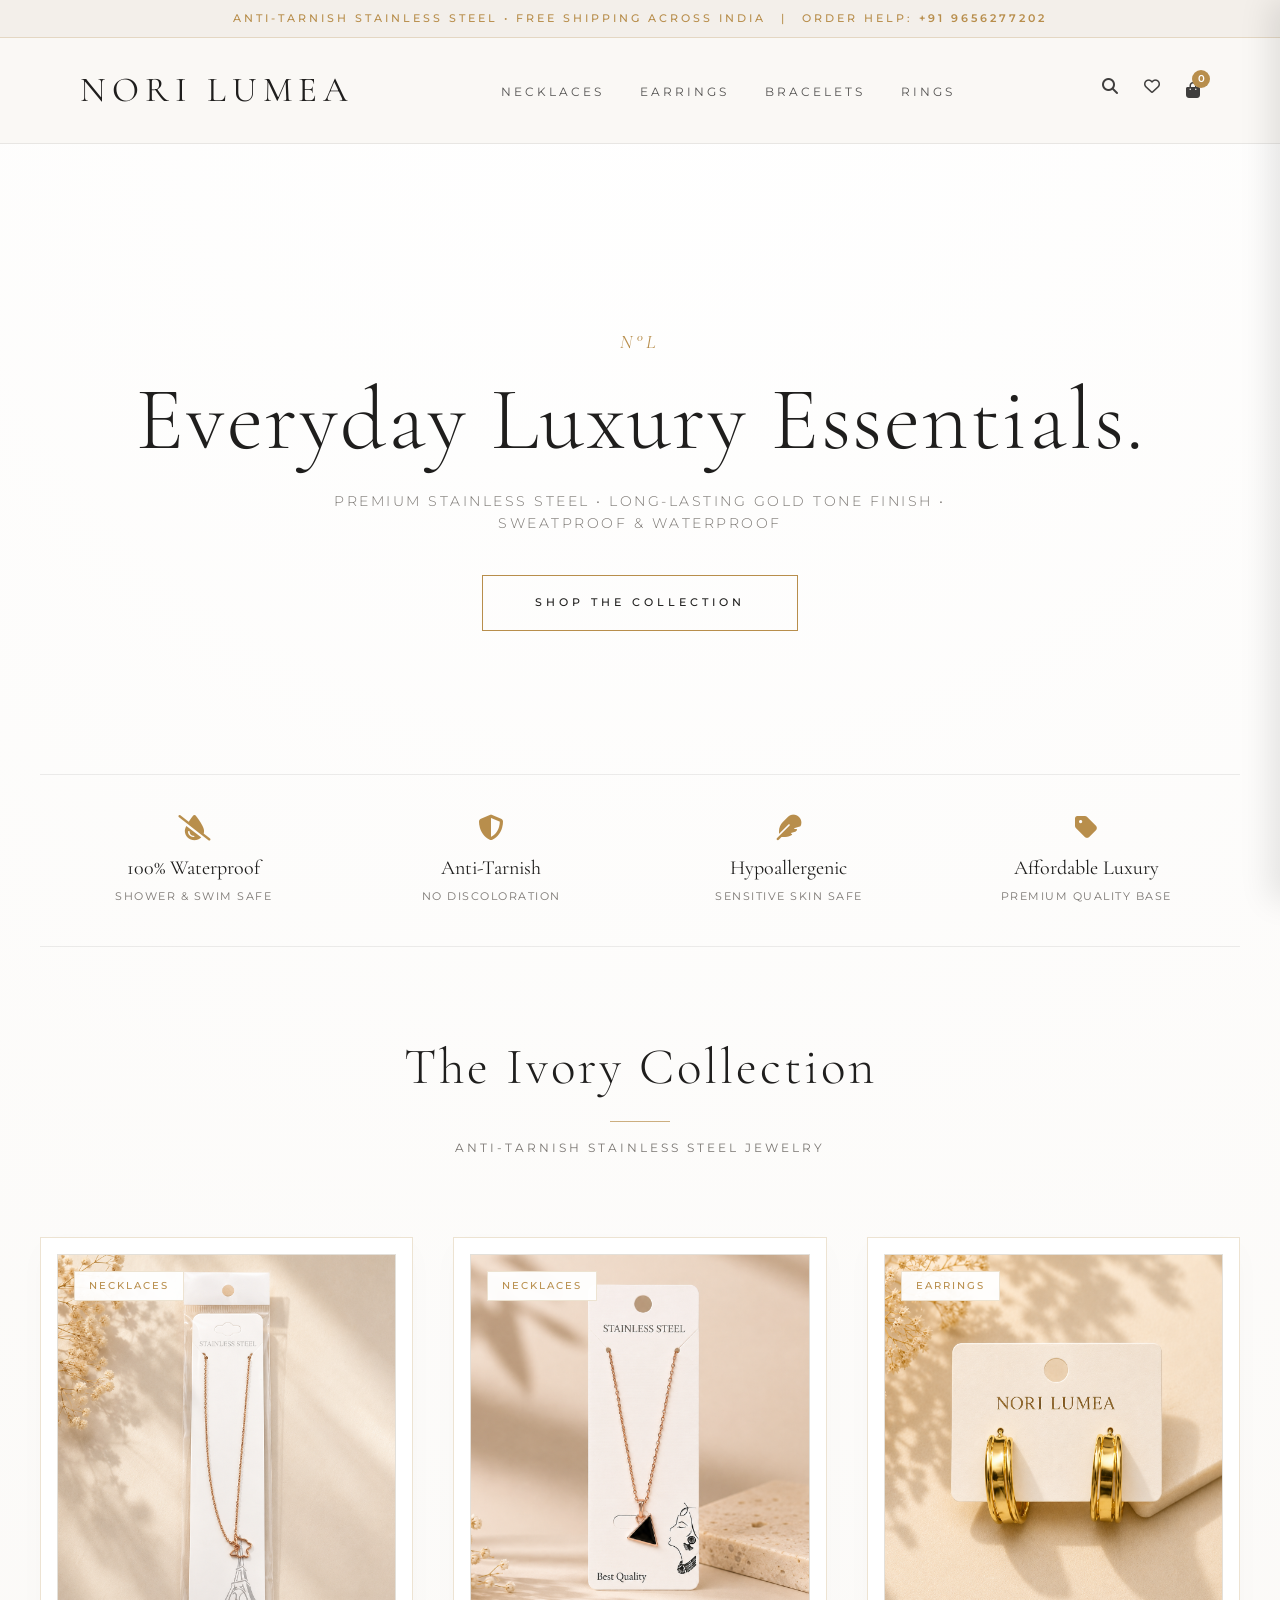
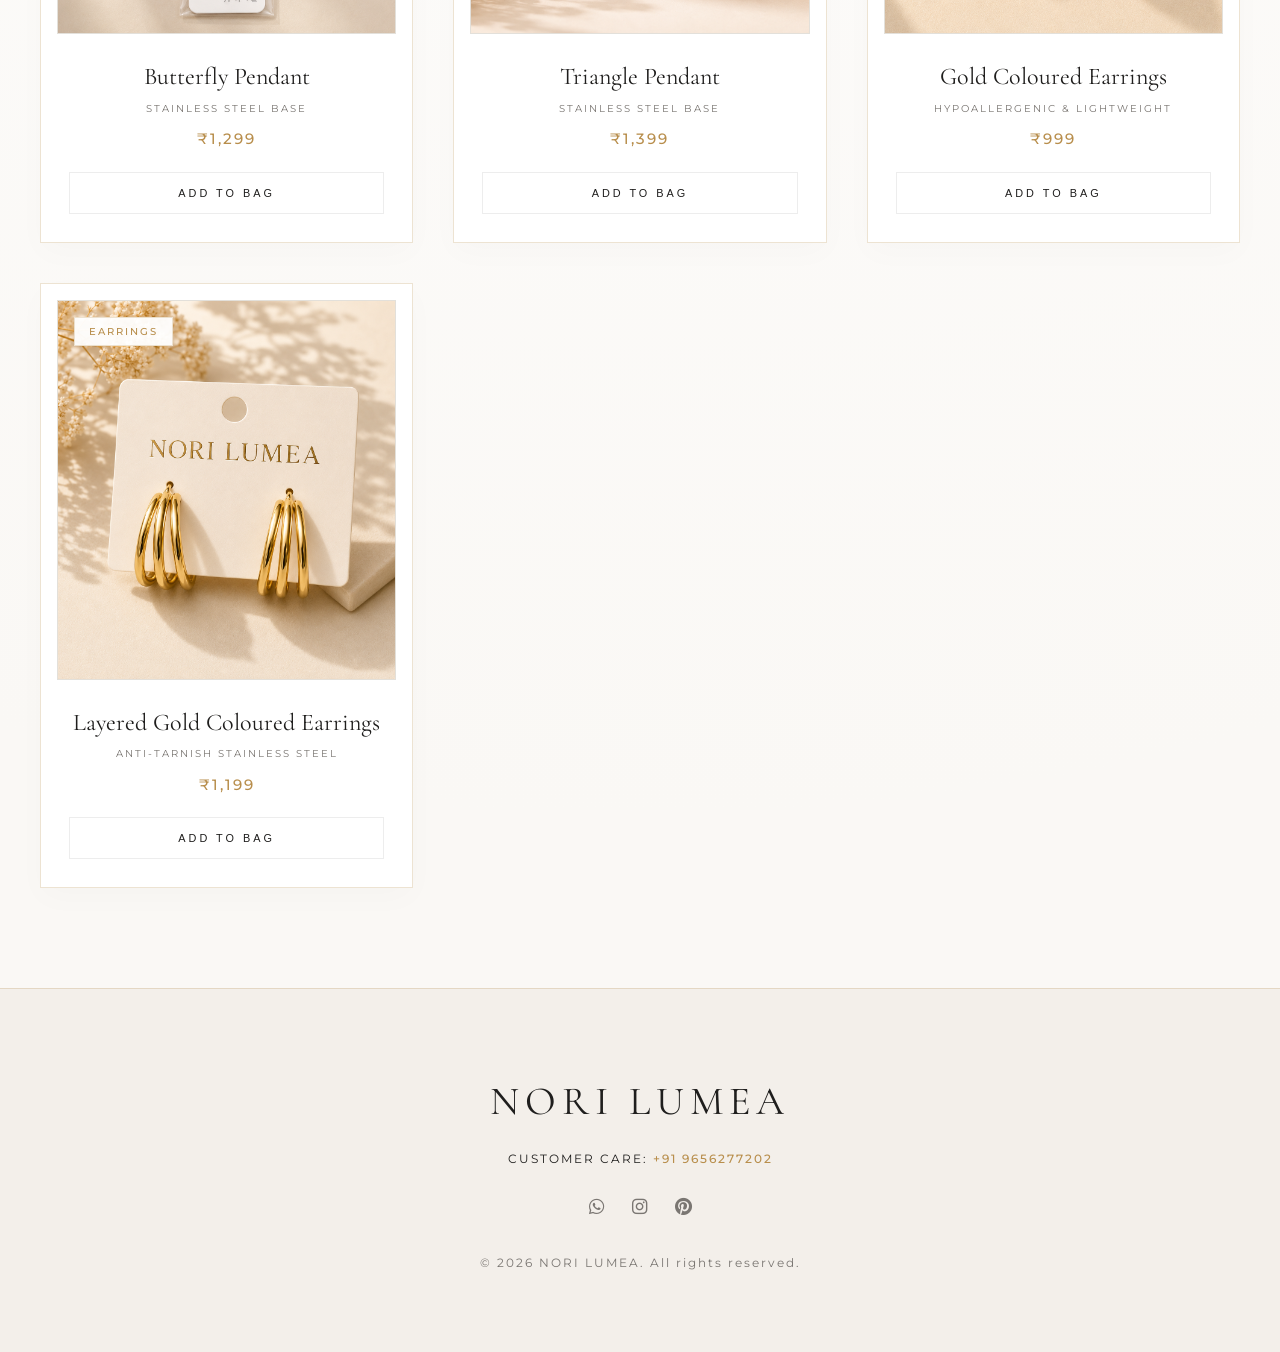
<file: index.html>
<!DOCTYPE html>
<html lang="en">
<head>
    <meta charset="UTF-8">
    <meta name="viewport" content="width=device-width, initial-scale=1.0">
    <title>NORI LUMEA | Anti-Tarnish Everyday Jewelry</title>
    <!-- Google Fonts & FontAwesome -->
    <link href="https://fonts.googleapis.com/css2?family=Cormorant+Garamond:ital,wght@0,300;0,400;0,600;1,400&family=Montserrat:wght@200;300;400;500;600&display=swap" rel="stylesheet">
    <link rel="stylesheet" href="https://cdnjs.cloudflare.com/ajax/libs/font-awesome/6.4.0/css/all.min.css">

    <style>
        :root {
            --bg-main: #FAF8F5;          /* Luminous Ivory */
            --bg-card: #FFFFFF;          /* Pure White Card */
            --text-dark: #1F1E1D;         /* Deep Charcoal */
            --text-gold: #B88E4C;         /* Warm Champagne Gold Accent */
            --text-muted: #7A7672;        /* Neutral Gray */
            --border-gold: rgba(184, 142, 76, 0.25);
            --border-subtle: rgba(31, 30, 29, 0.08);
            --font-editorial: 'Cormorant Garamond', serif;
            --font-clean: 'Montserrat', sans-serif;
        }

        * { margin: 0; padding: 0; box-sizing: border-box; scroll-behavior: smooth; }

        body {
            background-color: var(--bg-main);
            color: var(--text-dark);
            font-family: var(--font-clean);
            overflow-x: hidden;
            line-height: 1.6;
            background-image: radial-gradient(circle at 50% 0%, #FFFFFF 0%, var(--bg-main) 80%);
        }

        /* Announcement Bar */
        .announcement-bar {
            background-color: #F3EFEA;
            color: var(--text-gold);
            border-bottom: 1px solid var(--border-gold);
            text-align: center;
            padding: 10px 20px;
            font-size: 0.68rem;
            letter-spacing: 3px;
            text-transform: uppercase;
            font-weight: 500;
            display: flex;
            justify-content: center;
            align-items: center;
            gap: 15px;
            flex-wrap: wrap;
        }

        .announcement-bar a {
            color: var(--text-gold);
            text-decoration: none;
            font-weight: 600;
        }

        .announcement-bar a:hover {
            text-decoration: underline;
        }

        /* Navigation */
        nav {
            position: sticky;
            top: 0;
            width: 100%;
            padding: 24px 80px;
            display: flex;
            justify-content: space-between;
            align-items: center;
            background: rgba(250, 248, 245, 0.92);
            backdrop-filter: blur(20px);
            -webkit-backdrop-filter: blur(20px);
            border-bottom: 1px solid var(--border-subtle);
            z-index: 1000;
        }

        .logo {
            font-family: var(--font-editorial);
            font-size: 2.2rem;
            letter-spacing: 6px;
            color: var(--text-dark);
            text-decoration: none;
            font-weight: 400;
            text-transform: uppercase;
        }

        .nav-links {
            display: flex;
            gap: 36px;
            list-style: none;
        }

        .nav-links a {
            color: var(--text-dark);
            text-decoration: none;
            font-size: 0.72rem;
            letter-spacing: 3px;
            text-transform: uppercase;
            font-weight: 400;
            opacity: 0.75;
            transition: all 0.4s ease;
        }

        .nav-links a:hover { opacity: 1; color: var(--text-gold); }

        .nav-icons { display: flex; gap: 26px; color: var(--text-dark); font-size: 1rem; }
        .nav-icons i { cursor: pointer; transition: all 0.3s ease; opacity: 0.85; }
        .nav-icons i:hover { opacity: 1; transform: scale(1.15); color: var(--text-gold); }

        .cart-wrapper { position: relative; display: inline-block; cursor: pointer; }
        .cart-badge {
            position: absolute;
            top: -8px;
            right: -10px;
            background: var(--text-gold);
            color: #FFFFFF;
            font-size: 0.6rem;
            font-weight: 600;
            width: 18px;
            height: 18px;
            border-radius: 50%;
            display: flex;
            align-items: center;
            justify-content: center;
            pointer-events: none;
            transition: transform 0.3s ease;
        }

        .cart-badge.bounce {
            transform: scale(1.4);
        }

        /* Flying Animation Element */
        .flying-img {
            position: fixed;
            z-index: 9999;
            width: 70px;
            height: 70px;
            object-fit: cover;
            border-radius: 50%;
            border: 2px solid var(--text-gold);
            box-shadow: 0 10px 25px rgba(0, 0, 0, 0.2);
            pointer-events: none;
            transition: all 0.8s cubic-bezier(0.19, 1, 0.22, 1);
        }

        /* Cart Overlay & Drawer */
        .cart-overlay {
            position: fixed;
            top: 0;
            left: 0;
            width: 100%;
            height: 100%;
            background: rgba(0, 0, 0, 0.4);
            backdrop-filter: blur(4px);
            z-index: 2000;
            opacity: 0;
            visibility: hidden;
            transition: all 0.4s ease;
        }

        .cart-overlay.active {
            opacity: 1;
            visibility: visible;
        }

        .cart-drawer {
            position: fixed;
            top: 0;
            right: -420px;
            width: 100%;
            max-width: 420px;
            height: 100%;
            background: var(--bg-card);
            z-index: 2001;
            box-shadow: -10px 0 30px rgba(0, 0, 0, 0.1);
            display: flex;
            flex-direction: column;
            transition: right 0.4s cubic-bezier(0.16, 1, 0.3, 1);
        }

        .cart-drawer.active {
            right: 0;
        }

        .cart-header {
            padding: 24px;
            border-bottom: 1px solid var(--border-subtle);
            display: flex;
            justify-content: space-between;
            align-items: center;
        }

        .cart-header h3 {
            font-family: var(--font-editorial);
            font-size: 1.8rem;
            font-weight: 400;
            letter-spacing: 2px;
        }

        .close-cart {
            font-size: 1.2rem;
            cursor: pointer;
            color: var(--text-muted);
            transition: color 0.3s ease;
        }

        .close-cart:hover { color: var(--text-dark); }

        .cart-body {
            flex: 1;
            overflow-y: auto;
            padding: 24px;
        }

        .cart-empty {
            text-align: center;
            padding: 60px 0;
            color: var(--text-muted);
            font-size: 0.8rem;
            letter-spacing: 2px;
            text-transform: uppercase;
        }

        .cart-item {
            display: flex;
            gap: 16px;
            margin-bottom: 20px;
            padding-bottom: 20px;
            border-bottom: 1px solid var(--border-subtle);
            align-items: center;
        }

        .cart-item-img {
            width: 70px;
            height: 70px;
            object-fit: cover;
            border: 1px solid var(--border-subtle);
            border-radius: 4px;
        }

        .cart-item-details { flex: 1; }

        .cart-item-title {
            font-family: var(--font-editorial);
            font-size: 1.15rem;
            margin-bottom: 4px;
        }

        .cart-item-price {
            font-size: 0.8rem;
            color: var(--text-gold);
            font-weight: 500;
            margin-bottom: 8px;
        }

        .cart-item-qty {
            display: flex;
            align-items: center;
            gap: 12px;
        }

        .qty-btn {
            background: transparent;
            border: 1px solid var(--border-subtle);
            width: 24px;
            height: 24px;
            cursor: pointer;
            font-size: 0.8rem;
            display: flex;
            align-items: center;
            justify-content: center;
            transition: all 0.2s ease;
        }

        .qty-btn:hover { border-color: var(--text-dark); }

        .qty-val { font-size: 0.8rem; font-weight: 500; }

        .remove-item {
            color: #c94a4a;
            font-size: 0.85rem;
            cursor: pointer;
            margin-left: auto;
        }

        .cart-footer {
            padding: 24px;
            border-top: 1px solid var(--border-subtle);
            background: var(--bg-main);
        }

        .cart-subtotal {
            display: flex;
            justify-content: space-between;
            font-size: 0.9rem;
            letter-spacing: 1.5px;
            text-transform: uppercase;
            margin-bottom: 20px;
        }

        .subtotal-amount { color: var(--text-gold); font-weight: 600; }

        .btn-checkout {
            width: 100%;
            padding: 16px;
            background: var(--text-dark);
            color: #FFFFFF;
            border: none;
            font-size: 0.72rem;
            letter-spacing: 3px;
            text-transform: uppercase;
            font-weight: 500;
            cursor: pointer;
            transition: all 0.4s ease;
            display: flex;
            align-items: center;
            justify-content: center;
            gap: 10px;
        }

        .btn-checkout:hover {
            background: #25D366; /* WhatsApp Green Accent */
        }

        /* Hero */
        .hero {
            min-height: 70vh;
            display: flex;
            flex-direction: column;
            justify-content: center;
            align-items: center;
            text-align: center;
            padding: 100px 20px 60px 20px;
        }

        .hero-crest {
            font-family: var(--font-editorial);
            font-style: italic;
            color: var(--text-gold);
            font-size: 1.2rem;
            letter-spacing: 4px;
            margin-bottom: 16px;
        }

        .hero-title {
            font-family: var(--font-editorial);
            font-size: clamp(3.2rem, 7vw, 5.8rem);
            line-height: 1.05;
            margin-bottom: 24px;
            font-weight: 300;
            letter-spacing: 2px;
        }

        .hero-subtitle {
            color: var(--text-muted);
            font-size: 0.85rem;
            letter-spacing: 2.5px;
            text-transform: uppercase;
            margin-bottom: 40px;
            max-width: 650px;
            font-weight: 300;
        }

        .btn-gold {
            display: inline-block;
            padding: 18px 52px;
            background: transparent;
            color: var(--text-dark);
            text-decoration: none;
            font-size: 0.7rem;
            letter-spacing: 4px;
            text-transform: uppercase;
            font-weight: 500;
            border: 1px solid var(--text-gold);
            transition: all 0.5s ease;
        }

        .btn-gold:hover {
            background: var(--text-gold);
            color: #FFFFFF;
            box-shadow: 0 10px 25px rgba(184, 142, 76, 0.2);
        }

        /* Trust Strip */
        .trust-strip {
            max-width: 1200px;
            margin: 0 auto;
            display: grid;
            grid-template-columns: repeat(auto-fit, minmax(220px, 1fr));
            gap: 30px;
            padding: 40px 20px;
            border-top: 1px solid var(--border-subtle);
            border-bottom: 1px solid var(--border-subtle);
            text-align: center;
        }

        .trust-item i { font-size: 1.6rem; color: var(--text-gold); margin-bottom: 12px; }
        .trust-item h4 { font-family: var(--font-editorial); font-size: 1.25rem; font-weight: 400; margin-bottom: 4px; }
        .trust-item p { font-size: 0.7rem; color: var(--text-muted); letter-spacing: 1.5px; text-transform: uppercase; }

        /* Catalog Grid */
        .section { max-width: 1400px; margin: 0 auto; padding: 80px 40px 100px 40px; }
        .section-header { text-align: center; margin-bottom: 80px; }
        .section-title { font-family: var(--font-editorial); font-size: 3.2rem; font-weight: 300; letter-spacing: 3px; margin-bottom: 12px; }
        .section-divider { width: 60px; height: 1px; background: var(--text-gold); margin: 0 auto 16px auto; opacity: 0.7; }
        .section-subtitle { color: var(--text-muted); font-size: 0.75rem; letter-spacing: 3px; text-transform: uppercase; }

        .products-grid {
            display: grid;
            grid-template-columns: repeat(auto-fit, minmax(280px, 1fr));
            gap: 40px;
        }

        .product-card {
            background: var(--bg-card);
            border: 1px solid var(--border-gold);
            padding: 16px;
            transition: all 0.5s ease;
            position: relative;
            box-shadow: 0 10px 30px rgba(0, 0, 0, 0.02);
        }

        .product-image-box {
            position: relative;
            height: 380px;
            overflow: hidden;
            background: #F4F1EA;
            border: 1px solid var(--border-subtle);
        }

        .product-image-box img {
            width: 100%;
            height: 100%;
            object-fit: cover;
            transition: transform 0.8s ease;
        }

        .product-card:hover .product-image-box img { transform: scale(1.06); }

        .badge-gold {
            position: absolute;
            top: 16px;
            left: 16px;
            background: rgba(255, 255, 255, 0.95);
            border: 1px solid var(--border-gold);
            padding: 6px 14px;
            font-size: 0.6rem;
            letter-spacing: 2px;
            text-transform: uppercase;
            font-weight: 500;
            color: var(--text-gold);
            z-index: 2;
        }

        .product-details { padding: 24px 12px 12px 12px; text-align: center; }
        .product-name { font-family: var(--font-editorial); font-size: 1.5rem; margin-bottom: 4px; font-weight: 400; }
        .product-spec { font-size: 0.65rem; letter-spacing: 2px; color: var(--text-muted); text-transform: uppercase; margin-bottom: 10px; }
        .product-price { color: var(--text-gold); font-weight: 500; font-size: 0.95rem; letter-spacing: 2px; margin-bottom: 20px; }

        .btn-outline {
            width: 100%;
            padding: 14px;
            background: transparent;
            border: 1px solid var(--border-subtle);
            color: var(--text-dark);
            font-size: 0.68rem;
            letter-spacing: 3px;
            text-transform: uppercase;
            font-weight: 500;
            cursor: pointer;
            transition: all 0.4s ease;
        }

        .btn-outline:hover { background: var(--text-dark); color: #FFFFFF; border-color: var(--text-dark); }
        .product-card:hover { border-color: var(--text-gold); transform: translateY(-6px); box-shadow: 0 18px 40px rgba(0, 0, 0, 0.06); }

        /* Footer */
        footer { background-color: #F3EFEA; border-top: 1px solid var(--border-gold); padding: 80px 20px; text-align: center; }
        .footer-logo { font-family: var(--font-editorial); font-size: 2.5rem; color: var(--text-dark); margin-bottom: 16px; letter-spacing: 6px; }
        .footer-contact { font-size: 0.78rem; letter-spacing: 2px; color: var(--text-dark); margin-bottom: 24px; text-transform: uppercase; }
        .footer-contact a { color: var(--text-gold); text-decoration: none; font-weight: 500; }
        .footer-socials { display: flex; justify-content: center; gap: 28px; margin-bottom: 32px; }
        .footer-socials a { color: var(--text-muted); font-size: 1.1rem; transition: all 0.3s ease; }
        .footer-socials a:hover { color: var(--text-gold); transform: translateY(-2px); }

        @media (max-width: 900px) {
            nav { padding: 20px 30px; }
            .nav-links { display: none; }
            .hero-title { font-size: 2.8rem; }
            .section { padding: 60px 20px; }
        }
    </style>
</head>
<body>

    <!-- Announcement Bar -->
    <div class="announcement-bar">
        <span>Anti-Tarnish Stainless Steel • Free Shipping Across India</span>
        <span>|</span>
        <span>Order Help: <a href="https://wa.me/919656277202" target="_blank">+91 9656277202</a></span>
    </div>

    <nav>
        <a href="#" class="logo">NORI LUMEA</a>
        <ul class="nav-links">
            <li><a href="#necklaces">Necklaces</a></li>
            <li><a href="#earrings">Earrings</a></li>
            <li><a href="#bracelets">Bracelets</a></li>
            <li><a href="#rings">Rings</a></li>
        </ul>
        <div class="nav-icons">
            <i class="fa-solid fa-magnifying-glass"></i>
            <i class="fa-regular fa-heart"></i>
            <div class="cart-wrapper" id="open-cart">
                <i class="fa-solid fa-bag-shopping" id="cart-icon"></i>
                <span class="cart-badge" id="cart-badge">0</span>
            </div>
        </div>
    </nav>

    <!-- Cart Overlay & Slide Drawer -->
    <div class="cart-overlay" id="cart-overlay"></div>
    <div class="cart-drawer" id="cart-drawer">
        <div class="cart-header">
            <h3>Your Selection</h3>
            <i class="fa-solid fa-xmark close-cart" id="close-cart"></i>
        </div>
        <div class="cart-body" id="cart-body">
            <div class="cart-empty">Your bag is currently empty</div>
        </div>
        <div class="cart-footer">
            <div class="cart-subtotal">
                <span>Subtotal</span>
                <span class="subtotal-amount" id="cart-subtotal">₹0</span>
            </div>
            <button class="btn-checkout" id="checkout-btn">
                <i class="fa-brands fa-whatsapp"></i> Order Via WhatsApp
            </button>
        </div>
    </div>

    <section class="hero">
        <span class="hero-crest">N°L</span>
        <h1 class="hero-title">Everyday Luxury Essentials.</h1>
        <p class="hero-subtitle">Premium Stainless Steel • Long-Lasting Gold Tone Finish • Sweatproof & Waterproof</p>
        <a href="#catalog" class="btn-gold">Shop The Collection</a>
    </section>

    <section class="trust-strip">
        <div class="trust-item">
            <i class="fa-solid fa-droplet-slash"></i>
            <h4>100% Waterproof</h4>
            <p>Shower & Swim Safe</p>
        </div>
        <div class="trust-item">
            <i class="fa-solid fa-shield-halved"></i>
            <h4>Anti-Tarnish</h4>
            <p>No Discoloration</p>
        </div>
        <div class="trust-item">
            <i class="fa-solid fa-feather"></i>
            <h4>Hypoallergenic</h4>
            <p>Sensitive Skin Safe</p>
        </div>
        <div class="trust-item">
            <i class="fa-solid fa-tag"></i>
            <h4>Affordable Luxury</h4>
            <p>Premium Quality Base</p>
        </div>
    </section>

    <section class="section" id="catalog">
        <div class="section-header">
            <h2 class="section-title">The Ivory Collection</h2>
            <div class="section-divider"></div>
            <p class="section-subtitle">Anti-Tarnish Stainless Steel Jewelry</p>
        </div>

        <div class="products-grid">
            <!-- Product 1 -->
            <article class="product-card" id="necklaces">
                <div class="product-image-box">
                    <span class="badge-gold">Necklaces</span>
                    <img src="butterfly-necklace.png" alt="Star Outline Pendant Necklace">
                </div>
                <div class="product-details">
                    <h3 class="product-name">Butterfly Pendant</h3>
                    <p class="product-spec">Stainless Steel Base</p>
                    <p class="product-price">₹1,299</p>
                    <button class="btn-outline" data-id="1" data-name="Butterfly Pendant" data-price="1299" data-img="butterfly-necklace.png">Add To Bag</button>
                </div>
            </article>

            <!-- Product 2 -->
            <article class="product-card">
                <div class="product-image-box">
                    <span class="badge-gold">Necklaces</span>
                    <img src="triangle-necklace.png" alt=" Triangle Pendant Necklace">
                </div>
                <div class="product-details">
                    <h3 class="product-name"> Triangle Pendant</h3>
                    <p class="product-spec">Stainless Steel Base</p>
                    <p class="product-price">₹1,399</p>
                    <button class="btn-outline" data-id="2" data-name="Triangle Pendant" data-price="1399" data-img="triangle-necklace.png">Add To Bag</button>
                </div>
            </article>

            <!-- Product 3 -->
            <article class="product-card" id="earrings">
                <div class="product-image-box">
                    <span class="badge-gold">Earrings</span>
                    <img src="dome-ring.png" alt="Gold Coloured Earrings">
                </div>
                <div class="product-details">
                    <h3 class="product-name">Gold Coloured Earrings</h3>
                    <p class="product-spec">Hypoallergenic & Lightweight</p>
                    <p class="product-price">₹999</p>
                    <button class="btn-outline" data-id="3" data-name="Gold Coloured Earrings" data-price="999" data-img="dome-ring.png">Add To Bag</button>
                </div>
            </article>

            <!-- Product 4 -->
            <article class="product-card">
                <div class="product-image-box">
                    <span class="badge-gold">Earrings</span>
                    <img src="snake-bangle.png" alt="Quad Band Gold Hoop Earrings">
                </div>
                <div class="product-details">
                    <h3 class="product-name">Layered Gold Coloured Earrings</h3>
                    <p class="product-spec">Anti-Tarnish Stainless Steel</p>
                    <p class="product-price">₹1,199</p>
                    <button class="btn-outline" data-id="4" data-name="Layered Gold Hoops" data-price="1199" data-img="snake-bangle.png">Add To Bag</button>
                </div>
            </article>
        </div>
    </section>

    <footer>
        <div class="footer-logo">NORI LUMEA</div>
        <div class="footer-contact">
            Customer Care: <a href="https://wa.me/919656277202" target="_blank">+91 9656277202</a>
        </div>
        <div class="footer-socials">
            <a href="https://wa.me/919656277202" target="_blank"><i class="fa-brands fa-whatsapp"></i></a>
            <a href="#"><i class="fa-brands fa-instagram"></i></a>
            <a href="#"><i class="fa-brands fa-pinterest"></i></a>
        </div>
        <p style="color: var(--text-muted); font-size: 0.75rem; letter-spacing: 2px;">&copy; 2026 NORI LUMEA. All rights reserved.</p>
    </footer>

    <script>
        document.addEventListener("DOMContentLoaded", () => {
            const cartBadge = document.getElementById("cart-badge");
            const cartIcon = document.getElementById("cart-icon");
            const cartDrawer = document.getElementById("cart-drawer");
            const cartOverlay = document.getElementById("cart-overlay");
            const closeCart = document.getElementById("close-cart");
            const openCartBtn = document.getElementById("open-cart");
            const cartBody = document.getElementById("cart-body");
            const cartSubtotal = document.getElementById("cart-subtotal");
            const checkoutBtn = document.getElementById("checkout-btn");

            let cart = [];

            // Open & Close Cart
            const toggleCart = (open) => {
                if (open) {
                    cartDrawer.classList.add("active");
                    cartOverlay.classList.add("active");
                } else {
                    cartDrawer.classList.remove("active");
                    cartOverlay.classList.remove("active");
                }
            };

            // Drawer only opens when clicking the header cart icon directly
            openCartBtn.addEventListener("click", () => toggleCart(true));
            closeCart.addEventListener("click", () => toggleCart(false));
            cartOverlay.addEventListener("click", () => toggleCart(false));

            // Flying Animation + Item Addition Logic
            document.querySelectorAll(".btn-outline").forEach((button) => {
                button.addEventListener("click", (e) => {
                    const btn = e.currentTarget;
                    const card = btn.closest(".product-card");
                    const imgToFly = card.querySelector(".product-image-box img");

                    const id = btn.getAttribute("data-id");
                    const name = btn.getAttribute("data-name");
                    const price = parseInt(btn.getAttribute("data-price"));
                    const img = btn.getAttribute("data-img");

                    // 1. Create flying element clone
                    const flyingClone = imgToFly.cloneNode(true);
                    flyingClone.classList.add("flying-img");
                    document.body.appendChild(flyingClone);

                    // 2. Compute starting position
                    const imgRect = imgToFly.getBoundingClientRect();
                    flyingClone.style.top = `${imgRect.top}px`;
                    flyingClone.style.left = `${imgRect.left}px`;
                    flyingClone.style.width = `${imgRect.width}px`;
                    flyingClone.style.height = `${imgRect.height}px`;

                    // 3. Target position (cart icon in header)
                    const cartRect = cartIcon.getBoundingClientRect();

                    // Trigger smooth fly-to-cart transition frame
                    requestAnimationFrame(() => {
                        flyingClone.style.top = `${cartRect.top}px`;
                        flyingClone.style.left = `${cartRect.left}px`;
                        flyingClone.style.width = "20px";
                        flyingClone.style.height = "20px";
                        flyingClone.style.opacity = "0.2";
                        flyingClone.style.transform = "scale(0.2) rotate(360deg)";
                    });

                    // 4. On animation complete, update cart data and bounce badge
                    setTimeout(() => {
                        flyingClone.remove();

                        // Add to cart array
                        const existingItem = cart.find((item) => item.id === id);
                        if (existingItem) {
                            existingItem.qty += 1;
                        } else {
                            cart.push({ id, name, price, img, qty: 1 });
                        }

                        updateCartUI();

                        // Bounce animation on cart badge
                        cartBadge.classList.add("bounce");
                        setTimeout(() => cartBadge.classList.remove("bounce"), 300);

                    }, 800);
                });
            });

            // Update Cart UI
            function updateCartUI() {
                const totalItems = cart.reduce((sum, item) => sum + item.qty, 0);
                const subtotal = cart.reduce((sum, item) => sum + (item.price * item.qty), 0);

                cartBadge.innerText = totalItems;
                cartSubtotal.innerText = `₹${subtotal.toLocaleString("en-IN")}`;

                if (cart.length === 0) {
                    cartBody.innerHTML = `<div class="cart-empty">Your bag is currently empty</div>`;
                    return;
                }

                cartBody.innerHTML = cart.map((item) => `
                    <div class="cart-item">
                        <img src="${item.img}" alt="${item.name}" class="cart-item-img">
                        <div class="cart-item-details">
                            <div class="cart-item-title">${item.name}</div>
                            <div class="cart-item-price">₹${item.price.toLocaleString("en-IN")}</div>
                            <div class="cart-item-qty">
                                <button class="qty-btn" onclick="changeQty('${item.id}', -1)">-</button>
                                <span class="qty-val">${item.qty}</span>
                                <button class="qty-btn" onclick="changeQty('${item.id}', 1)">+</button>
                            </div>
                        </div>
                        <i class="fa-regular fa-trash-can remove-item" onclick="removeItem('${item.id}')"></i>
                    </div>
                `).join("");
            }

            // Expose Qty & Remove functions globally
            window.changeQty = (id, delta) => {
                const item = cart.find((i) => i.id === id);
                if (item) {
                    item.qty += delta;
                    if (item.qty <= 0) {
                        cart = cart.filter((i) => i.id !== id);
                    }
                    updateCartUI();
                }
            };

            window.removeItem = (id) => {
                cart = cart.filter((i) => i.id !== id);
                updateCartUI();
            };

            // Direct WhatsApp Checkout
            checkoutBtn.addEventListener("click", () => {
                if (cart.length === 0) return alert("Your cart is empty!");

                const targetPhoneNumber = "919656277202";

                let message = "Hello NORI LUMEA, I would like to place an order:\n\n";
                cart.forEach((item) => {
                    message += `• ${item.name} (x${item.qty}) - ₹${(item.price * item.qty).toLocaleString("en-IN")}\n`;
                });
                
                const subtotal = cart.reduce((sum, item) => sum + (item.price * item.qty), 0);
                message += `\nTotal Subtotal: ₹${subtotal.toLocaleString("en-IN")}`;

                const whatsappUrl = `https://wa.me/${targetPhoneNumber}?text=${encodeURIComponent(message)}`;
                window.open(whatsappUrl, "_blank");
            });
        });
    </script>

</body>
</html>
</file>
